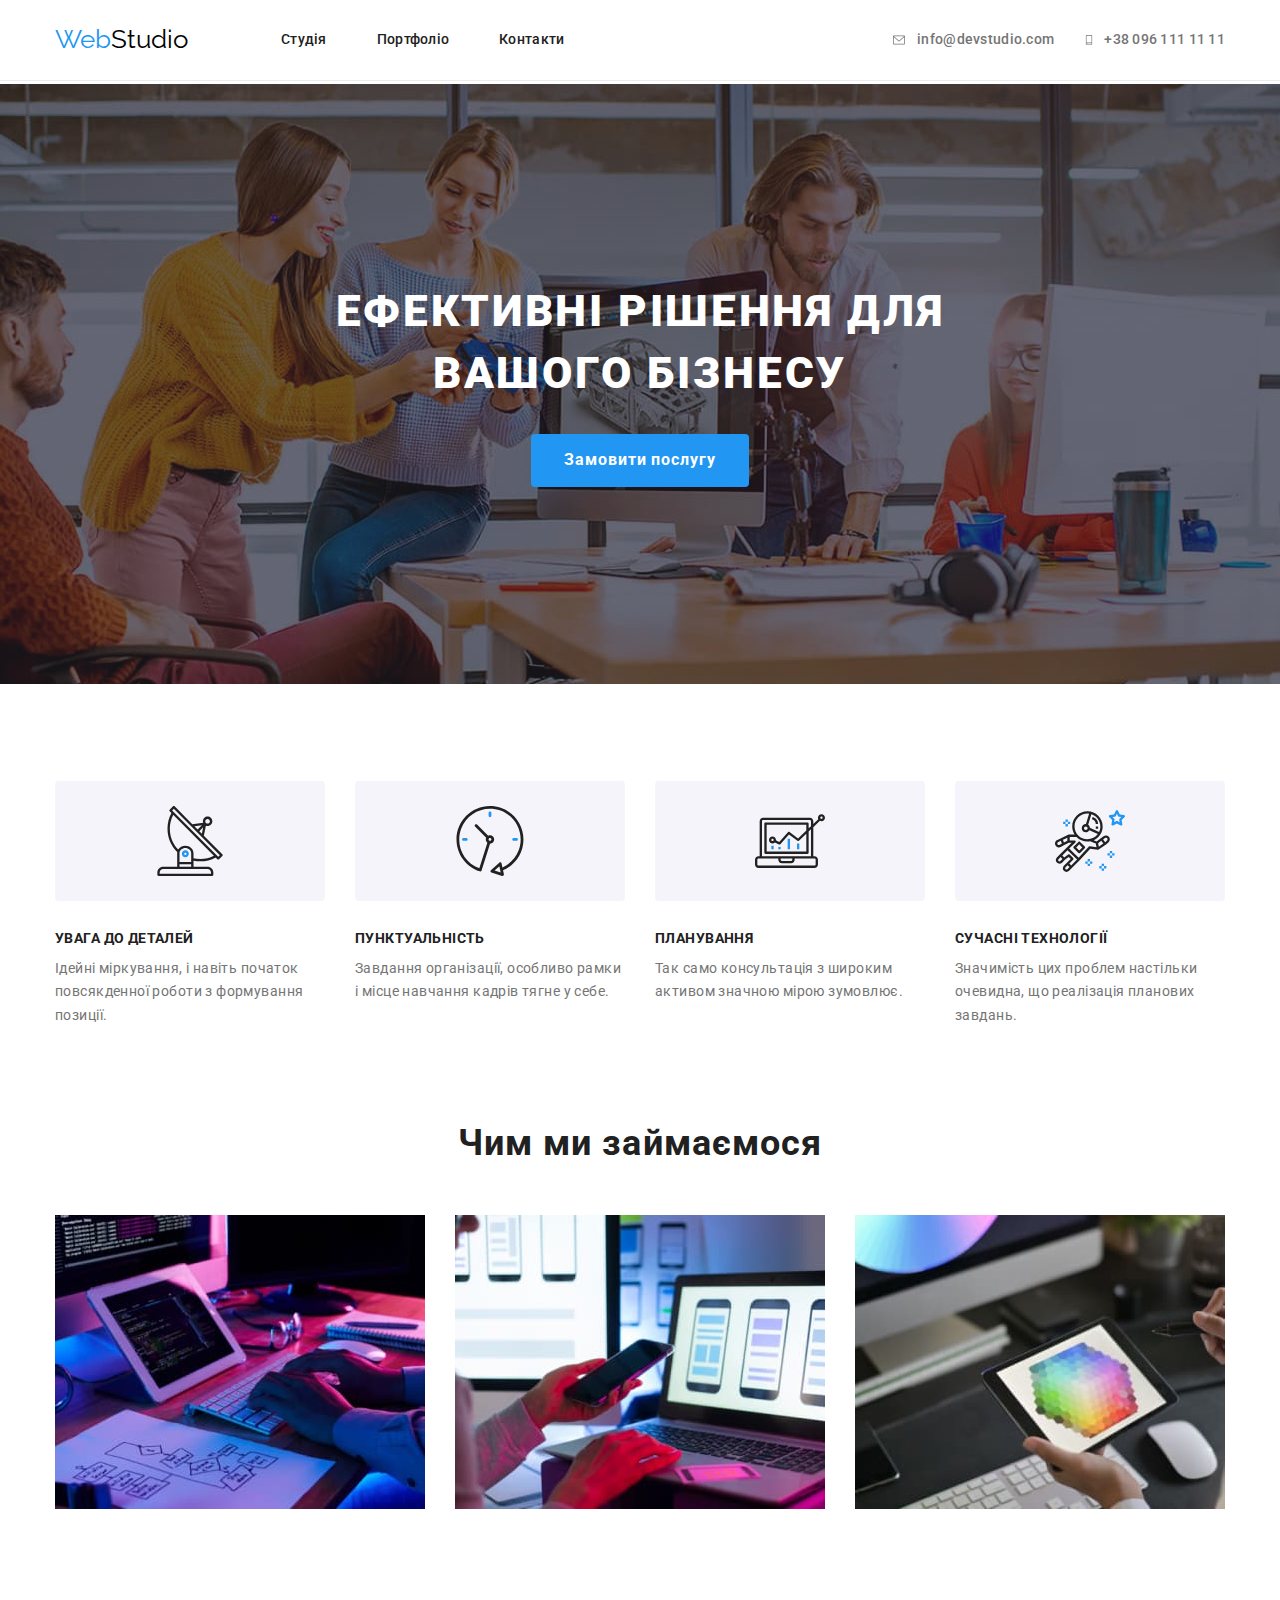
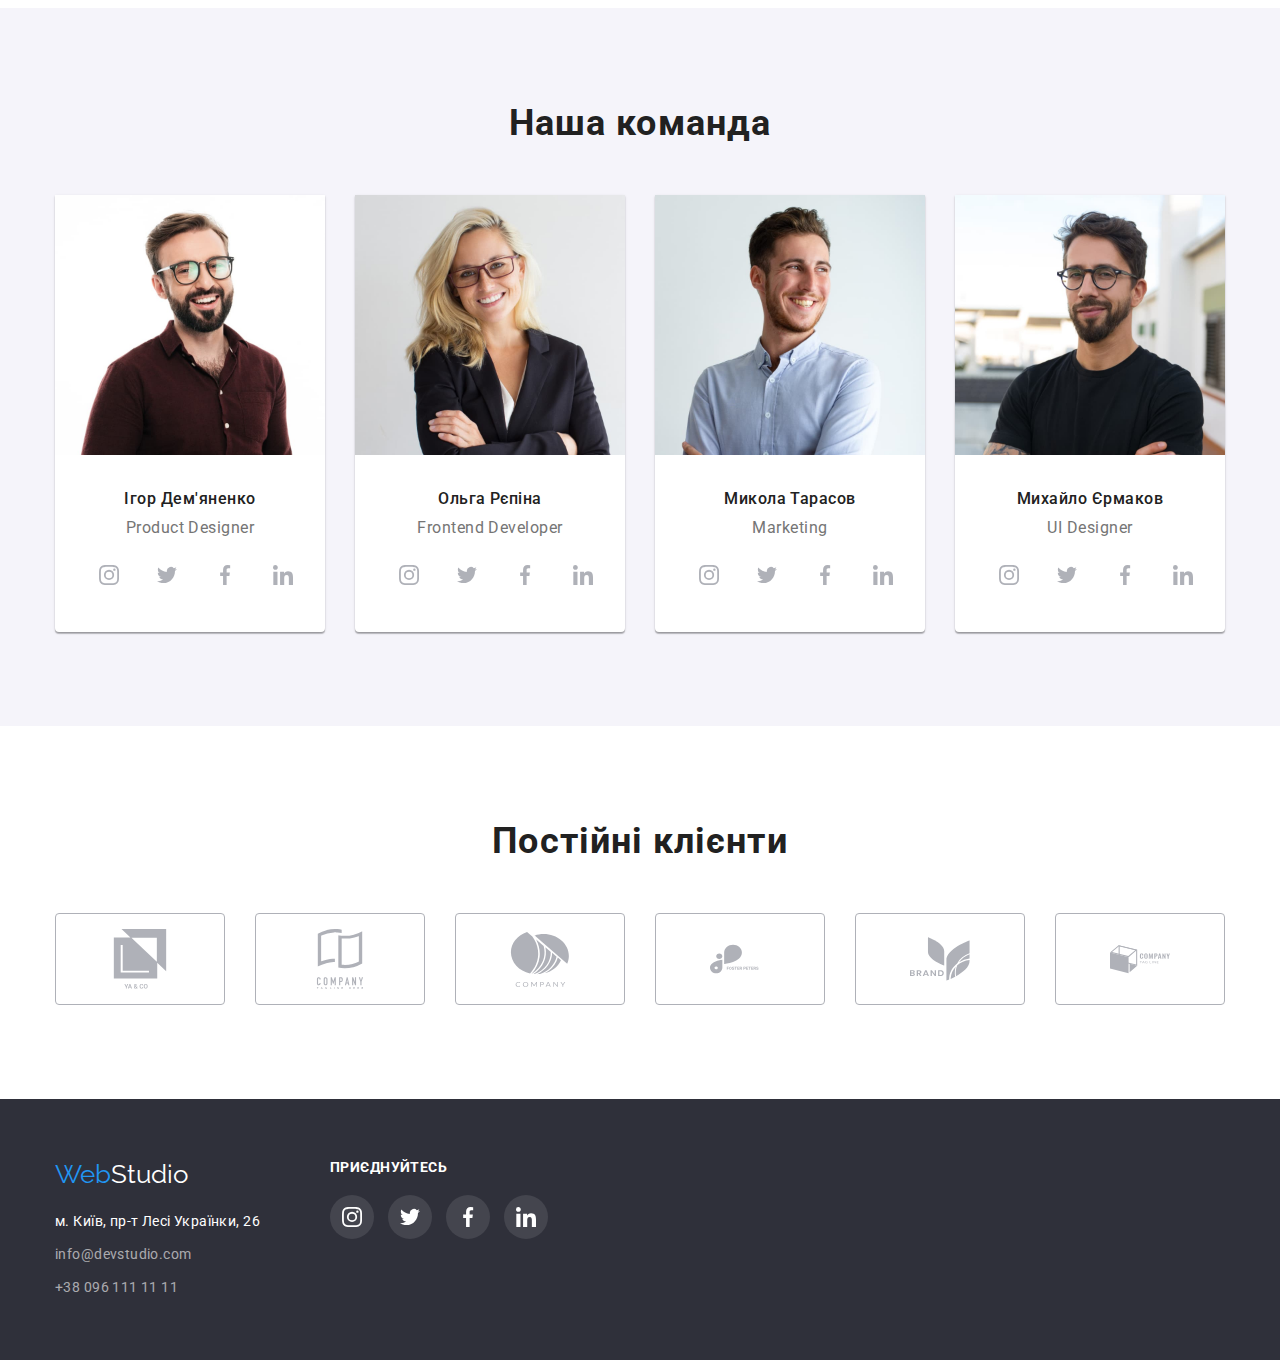
<file: index.html>
<!DOCTYPE html>
<html lang="uk">
  <head>
    <meta charset="UTF-8" />
    <meta http-equiv="X-UA-Compatible" content="IE=edge" />
    <meta name="viewport" content="width=device-width, initial-scale=1.0" />
    <title>Document</title>
    <link
      href="https://fonts.googleapis.com/css2?family=Raleway:wght@700&family=Roboto:wght@400;500;700;900&display=swap"
      rel="stylesheet"
    />
    <link
      rel="stylesheet"
      href="https://cdnjs.cloudflare.com/ajax/libs/modern-normalize/1.1.0/modern-normalize.min.css"
    />
    <link rel="stylesheet" href="./css/styles.css" />
  </head>
  <body>
    <header class="header">
      <div class="container main-nav">
        <div class="logotype">
          <a href="./index.html" class="logo-header"><span class="logo-blue">Web</span>Studio</a>
        </div>
        <nav>
          <ul class="list">
            <li class="item"><a class="link" href="./index.html">Студія</a></li>
            <li class="item"><a class="link" href="./portfolio.html">Портфоліо</a></li>
            <li class="item"><a class="link" href="">Контакти</a></li>
          </ul>
        </nav>
        <div class="mail-tel">
          <a href="mailto:info@devstudio.com" class="link-address">
            <svg width="24" height="16" class="icon-mal">
              <use href="./images/icon.svg#iconenvelope-1"></use>
            </svg>
            info@devstudio.com
          </a>
          <a href="tel:+380961111111" class="link-address">
            <svg class="icon-tel">
              <use href="./images/icon.svg#iconsmartphone-1"></use>
            </svg>
            +38 096 111 11 11
          </a>
        </div>
      </div>
    </header>
    <main>
      <section class="hero-title section">
        <div class="container">
          <h1 class="title">
            Ефективні рішення для <br />
            вашого бізнесу
          </h1>
          <button type="button" class="button">Замовити послугу</button>
        </div>
      </section>
      <section class="section">
        <div class="container">
          <ul class="hero">
            <li class="hero-item">
              <div class="icon-background">
                <svg class="icon-svg">
                  <use href="./images/icon.svg#iconantenna"></use>
                </svg>
              </div>
              <h3 class="text">Увага до деталей</h3>
              <p class="post-text">
                Ідейні міркування, і навіть початок повсякденної роботи з формування позиції.
              </p>
            </li>
            <li class="hero-item">
              <div class="icon-background">
                <svg class="icon-svg">
                  <use href="./images/icon.svg#iconclock"></use>
                </svg>
              </div>
              <h3 class="text">Пунктуальність</h3>
              <p class="post-text">
                Завдання організації, особливо рамки і місце навчання кадрів тягне у себе.
              </p>
            </li>
            <li class="hero-item">
              <div class="icon-background">
                <svg class="icon-svg">
                  <use href="./images/icon.svg#icondiagram"></use>
                </svg>
              </div>
              <h3 class="text">Планування</h3>
              <p class="post-text">
                Так само консультація з широким активом значною мірою зумовлює.
              </p>
            </li>
            <li class="hero-item">
              <div class="icon-background">
                <svg class="icon-svg">
                  <use href="./images/icon.svg#iconastronaut"></use>
                </svg>
              </div>
              <h3 class="text">Сучасні технології</h3>
              <p class="post-text">
                Значимість цих проблем настільки очевидна, що реалізація планових завдань.
              </p>
            </li>
          </ul>
        </div>
      </section>
      <section class="section no-section">
        <div class="container">
          <h2 class="post-title">Чим ми займаємося</h2>
          <ul class="photo">
            <li class="image-item">
              <img src="./images/work1.jpg" alt="робота-1" width="370" height="294" />
            </li>
            <li class="image-item">
              <img src="./images/work2.jpg" alt="робота-2" width="370" height="294" />
            </li>
            <li class="image-item">
              <img src="./images/work3.jpg" alt="робота-3" width="370" height="294" />
            </li>
          </ul>
        </div>
      </section>
      <section class="section section-bcg">
        <div class="container">
          <h2 class="post-title">Наша команда</h2>
          <ul class="employees">
            <li class="worker-list">
              <img src="./images/PD.jpg" alt="дизайнер" width="270" height="260" />
              <div class="personnel">
                <h3 class="worker">Ігор Дем'яненко</h3>
                <p class="workplace">Product Designer</p>
                <div class="social">
                  <ul>
                    <li class="icon-social">
                      <a class="icon-position" href="https://www.instagram.com/">
                        <svg class="icon-soc">
                          <use
                            href="./images/icon.svg#iconinstagram-2-1"
                            width="20"
                            height="20"
                          ></use>
                        </svg>
                      </a>
                    </li>
                    <li class="icon-social">
                      <a class="icon-position" href="">
                        <svg class="icon-soc">
                          <use
                            href="./images/icon.svg#icontwitter-1-1"
                            widht="20px"
                            height="20px"
                          ></use>
                        </svg>
                      </a>
                    </li>
                    <li class="icon-social">
                      <a class="icon-position" href="">
                        <svg class="icon-soc" width="20" height="20">
                          <use
                            href="./images/icon.svg#iconfacebook-1-1"
                            width="20px"
                            height="20px"
                          ></use>
                        </svg>
                      </a>
                    </li>
                    <li class="icon-social">
                      <a class="icon-position" href="">
                        <svg class="icon-soc">
                          <use
                            href="./images/icon.svg#iconlinkedin-1-1"
                            widht="20"
                            height="20"
                          ></use>
                        </svg>
                      </a>
                    </li>
                  </ul>
                </div>
              </div>
            </li>
            <li class="worker-list">
              <img src="./images/FD.jpg" alt="фронтенд розробник" width="270" height="260" />
              <div class="personnel">
                <h3 class="worker">Ольга Рєпіна</h3>
                <p class="workplace">Frontend Developer</p>
                <div class="social">
                  <ul>
                    <li class="icon-social">
                      <a class="icon-position" href="https://www.instagram.com/">
                        <svg class="icon-soc">
                          <use
                            href="./images/icon.svg#iconinstagram-2-1"
                            width="20"
                            height="20"
                          ></use>
                        </svg>
                      </a>
                    </li>
                    <li class="icon-social">
                      <a class="icon-position" href="">
                        <svg class="icon-soc">
                          <use
                            href="./images/icon.svg#icontwitter-1-1"
                            widht="20px"
                            height="20px"
                          ></use>
                        </svg>
                      </a>
                    </li>
                    <li class="icon-social">
                      <a class="icon-position" href="">
                        <svg class="icon-soc" width="20" height="20">
                          <use
                            href="./images/icon.svg#iconfacebook-1-1"
                            width="20px"
                            height="20px"
                          ></use>
                        </svg>
                      </a>
                    </li>
                    <li class="icon-social">
                      <a class="icon-position" href="">
                        <svg class="icon-soc">
                          <use
                            href="./images/icon.svg#iconlinkedin-1-1"
                            widht="20"
                            height="20"
                          ></use>
                        </svg>
                      </a>
                    </li>
                  </ul>
                </div>
              </div>
            </li>

            <li class="worker-list">
              <img src="./images/Marketing.jpg" alt="маркетолог" width="270" height="260" />
              <div class="personnel">
                <h3 class="worker">Микола Тарасов</h3>
                <p class="workplace">Marketing</p>
                <div class="social">
                  <ul>
                    <li class="icon-social">
                      <a class="icon-position" href="https://www.instagram.com/">
                        <svg class="icon-soc">
                          <use
                            href="./images/icon.svg#iconinstagram-2-1"
                            width="20"
                            height="20"
                          ></use>
                        </svg>
                      </a>
                    </li>
                    <li class="icon-social">
                      <a class="icon-position" href="">
                        <svg class="icon-soc">
                          <use
                            href="./images/icon.svg#icontwitter-1-1"
                            widht="20px"
                            height="20px"
                          ></use>
                        </svg>
                      </a>
                    </li>
                    <li class="icon-social">
                      <a class="icon-position" href="">
                        <svg class="icon-soc" width="20" height="20">
                          <use
                            href="./images/icon.svg#iconfacebook-1-1"
                            width="20px"
                            height="20px"
                          ></use>
                        </svg>
                      </a>
                    </li>
                    <li class="icon-social">
                      <a class="icon-position" href="">
                        <svg class="icon-soc">
                          <use
                            href="./images/icon.svg#iconlinkedin-1-1"
                            widht="20"
                            height="20"
                          ></use>
                        </svg>
                      </a>
                    </li>
                  </ul>
                </div>
              </div>
            </li>

            <li class="worker-list">
              <img src="./images/UI.jpg" alt="дизайнер інтерфейсу" width="270" height="260" />
              <div class="personnel">
                <h3 class="worker">Михайло Єрмаков</h3>
                <p class="workplace">UI Designer</p>
                <div class="social">
                  <ul>
                    <li class="icon-social">
                      <a class="icon-position" href="https://www.instagram.com/">
                        <svg class="icon-soc">
                          <use
                            href="./images/icon.svg#iconinstagram-2-1"
                            width="20"
                            height="20"
                          ></use>
                        </svg>
                      </a>
                    </li>
                    <li class="icon-social">
                      <a class="icon-position" href="">
                        <svg class="icon-soc">
                          <use
                            href="./images/icon.svg#icontwitter-1-1"
                            widht="20px"
                            height="20px"
                          ></use>
                        </svg>
                      </a>
                    </li>
                    <li class="icon-social">
                      <a class="icon-position" href="">
                        <svg class="icon-soc" width="20" height="20">
                          <use
                            href="./images/icon.svg#iconfacebook-1-1"
                            width="20px"
                            height="20px"
                          ></use>
                        </svg>
                      </a>
                    </li>
                    <li class="icon-social">
                      <a class="icon-position" href="">
                        <svg class="icon-soc">
                          <use
                            href="./images/icon.svg#iconlinkedin-1-1"
                            widht="20"
                            height="20"
                          ></use>
                        </svg>
                      </a>
                    </li>
                  </ul>
                </div>
              </div>
            </li>
          </ul>
        </div>
      </section>
      <section class="section">
        <div class="container">
          <h2 class="post-title">Постійні клієнти</h2>
          <ul>
            <li class="icon-company">
              <a class="link-company" href="">
                <svg class="icon-group">
                  <use href="./images/icon.svg#icongroup-4"></use>
                </svg>
              </a>
            </li>
            <li class="icon-company">
              <a class="link-company" href="">
                <svg class="icon-group">
                  <use href="./images/icon.svg#icongroup-1-1"></use>
                </svg>
              </a>
            </li>
            <li class="icon-company">
              <a class="link-company" href="">
                <svg class="icon-group">
                  <use href="./images/icon.svg#iconObject-2"></use>
                </svg>
              </a>
            </li>
            <li class="icon-company">
              <a class="link-company" href="">
                <svg class="icon-group">
                  <use href="./images/icon.svg#icongroup-3-1"></use>
                </svg>
              </a>
            </li>
            <li class="icon-company">
              <a class="link-company" href="">
                <svg class="icon-group">
                  <use href="./images/icon.svg#icongroup-2-1"></use>
                </svg>
              </a>
            </li>
            <li class="icon-company">
              <a class="link-company" href="">
                <svg class="icon-group">
                  <use href="./images/icon.svg#iconObject-1-1"></use>
                </svg>
              </a>
            </li>
          </ul>
        </div>
      </section>
    </main>
    <footer class="footer">
      <div class="container">
        <div class="footer-social-icons">
          <div class="footer-social">
            <div class="footer-logo">
              <a href="./index.html" class="logo-info"><span class="logo-blue">Web</span>Studio</a>
            </div>
            <address class="address">м. Київ, пр-т Лесі Українки, 26</address>
            <a href="mailto:info@devstudio.com" class="contacts">info@devstudio.com</a>
            <a href="tel:+380961111111" class="contacts">+38 096 111 11 11</a>
          </div>
          <div class="footer-social">
            <h4 class="following">Приєднуйтесь</h4>
            <div>
              <ul>
                <li class="icon-social">
                  <a class="icon-position-footer" href="https://www.instagram.com/">
                    <svg class="icon-soc-footer">
                      <use href="./images/icon.svg#iconinstagram-2-1" width="20" height="20"></use>
                    </svg>
                  </a>
                </li>
                <li class="icon-social">
                  <a class="icon-position-footer" href="">
                    <svg class="icon-soc-footer">
                      <use
                        href="./images/icon.svg#icontwitter-1-1"
                        widht="20px"
                        height="20px"
                      ></use>
                    </svg>
                  </a>
                </li>
                <li class="icon-social">
                  <a class="icon-position-footer" href="">
                    <svg class="icon-soc-footer" width="20" height="20">
                      <use
                        href="./images/icon.svg#iconfacebook-1-1"
                        width="20px"
                        height="20px"
                      ></use>
                    </svg>
                  </a>
                </li>
                <li class="icon-social">
                  <a class="icon-position-footer" href="">
                    <svg class="icon-soc-footer">
                      <use href="./images/icon.svg#iconlinkedin-1-1" widht="20" height="20"></use>
                    </svg>
                  </a>
                </li>
              </ul>
            </div>
          </div>
        </div>
      </div>
    </footer>
  </body>
</html>
</file>
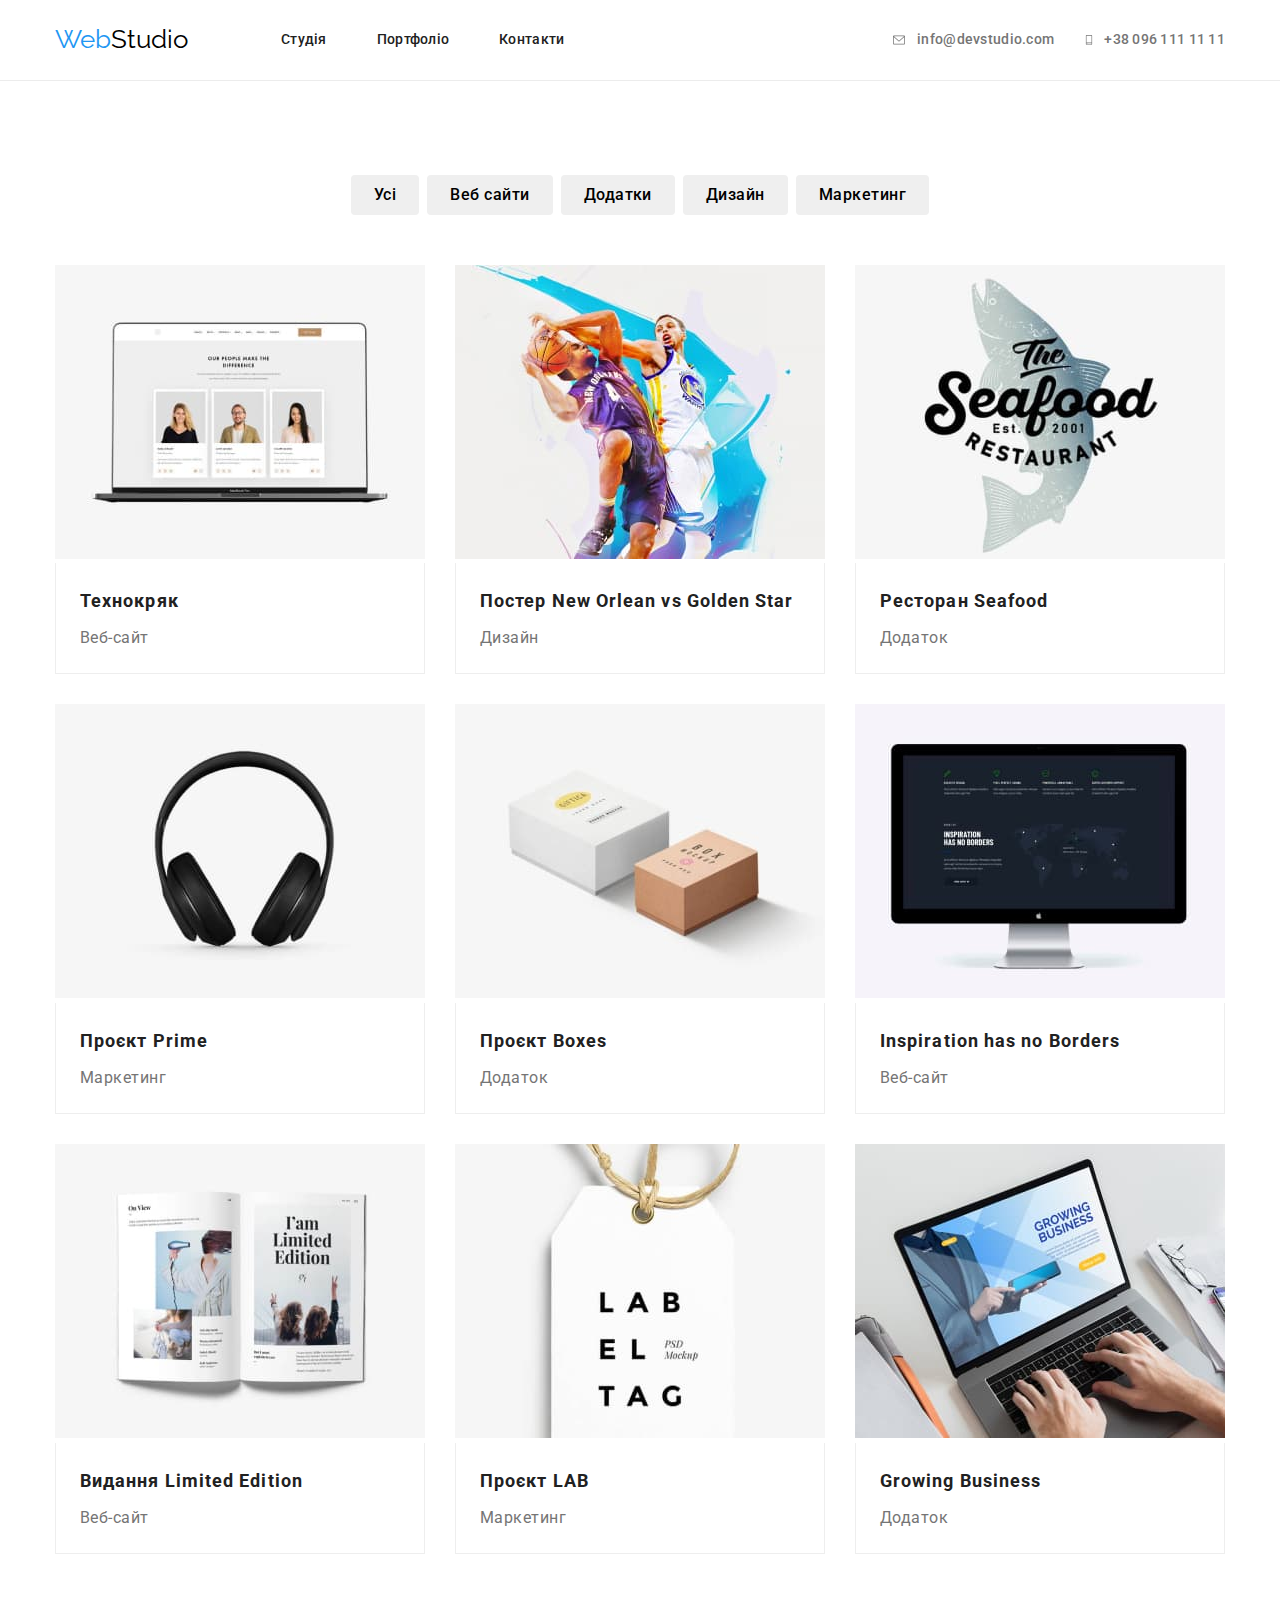
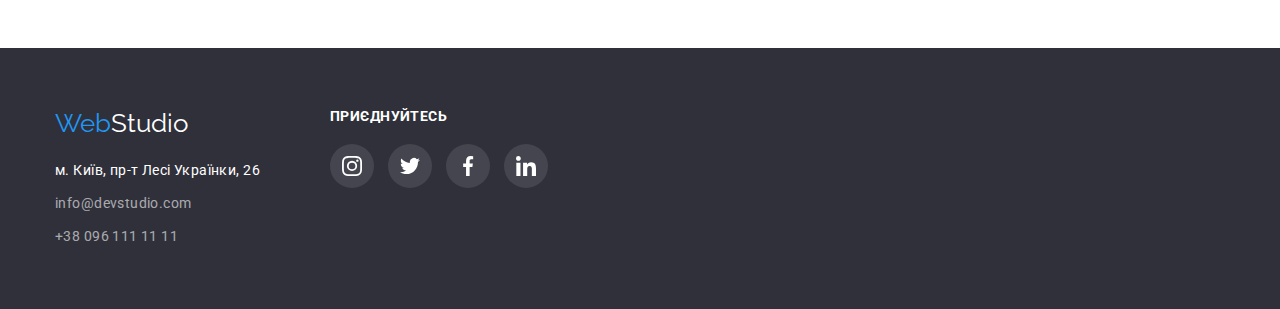
<file: portfolio.html>
<!DOCTYPE html>
<html lang="uk">
  <head>
    <meta charset="UTF-8" />
    <meta http-equiv="X-UA-Compatible" content="IE=edge" />
    <meta name="viewport" content="width=device-width, initial-scale=1.0" />
    <title>portfolio</title>
    <link
      href="https://fonts.googleapis.com/css2?family=Raleway:wght@700&family=Roboto:wght@400;500;700;900&display=swap"
      rel="stylesheet"
    />
    <link
      rel="stylesheet"
      href="https://cdnjs.cloudflare.com/ajax/libs/modern-normalize/1.1.0/modern-normalize.min.css"
    />
    <link rel="stylesheet" href="./css/styles.css" />
  </head>
  <body>
    <header class="header">
      <div class="container main-nav">
        <div class="logotype">
          <a href="./index.html" class="logo-header"><span class="logo-blue">Web</span>Studio</a>
        </div>
        <nav>
          <ul class="list">
            <li class="item"><a class="link" href="./index.html">Студія</a></li>
            <li class="item"><a class="link" href="./portfolio.html">Портфоліо</a></li>
            <li class="item"><a class="link" href="">Контакти</a></li>
          </ul>
        </nav>
        <div class="mail-tel">
          <a href="mailto:info@devstudio.com" class="link-address">
            <svg class="icon-mal">
              <use href="./images/icon.svg#iconenvelope-1"></use>
            </svg>
            info@devstudio.com
          </a>
          <a href="tel:+380961111111" class="link-address">
            <svg class="icon-tel">
              <use href="./images/icon.svg#iconsmartphone-1"></use>
            </svg>
            +38 096 111 11 11
          </a>
        </div>
      </div>
    </header>
    <main>
      <section class="section menu-nav">
        <div class="container">
          <ul class="nav-portfolio">
            <li class="nav-item"><button type="button" class="buttons">Усі</button></li>
            <li class="nav-item"><button type="button" class="buttons">Веб сайти</button></li>
            <li class="nav-item"><button type="button" class="buttons">Додатки</button></li>
            <li class="nav-item"><button type="button" class="buttons">Дизайн</button></li>
            <li class="nav-item"><button type="button" class="buttons">Маркетинг</button></li>
          </ul>
          <ul class="photo-projects">
            <li class="details">
              <img src="./images/techno.jpg" alt="технокряк" width="370" height="294" />
              <div class="frame">
                <h2 class="projects">Технокряк</h2>
                <p class="jobs">Веб-сайт</p>
              </div>
            </li>
            <li class="details">
              <img src="./images/new-orlean.jpg" alt="постер команд" width="370" height="294" />
              <div class="frame">
                <h2 class="projects">Постер New Orlean vs Golden Star</h2>
                <p class="jobs">Дизайн</p>
              </div>
            </li>
            <li class="details">
              <img src="./images/seafood.jpg" alt="ресторан" width="370" height="294" />
              <div class="frame">
                <h2 class="projects">Ресторан Seafood</h2>
                <p class="jobs">Додаток</p>
              </div>
            </li>
            <li class="details">
              <img src="./images/prime.jpg" alt="проект прайм" width="370" height="294" />
              <div class="frame">
                <h2 class="projects">Проєкт Prime</h2>
                <p class="jobs">Маркетинг</p>
              </div>
            </li>
            <li class="details">
              <img src="./images/boxes.jpg" alt="проект" width="370" height="294" />
              <div class="frame">
                <h2 class="projects">Проєкт Boxes</h2>
                <p class="jobs">Додаток</p>
              </div>
            </li>
            <li class="details">
              <img
                src="./images/inspiration.jpg"
                alt="зображення веб-сайту"
                width="370"
                height="294"
              />
              <div class="frame">
                <h2 class="projects">Inspiration has no Borders</h2>
                <p class="jobs">Веб-сайт</p>
              </div>
            </li>
            <li class="details">
              <img
                src="./images/limited-edition.jpg"
                alt="видання книги"
                width="370"
                height="294"
              />
              <div class="frame">
                <h2 class="projects">Видання Limited Edition</h2>
                <p class="jobs">Веб-сайт</p>
              </div>
            </li>
            <li class="details">
              <img src="./images/lab.jpg" alt="проект лаб" width="370" height="294" />
              <div class="frame">
                <h2 class="projects">Проєкт LAB</h2>
                <p class="jobs">Маркетинг</p>
              </div>
            </li>
            <li class="details">
              <img
                src="./images/growing-business.jpg"
                alt="зображення додатка"
                width="370"
                height="294"
              />
              <div class="frame">
                <h2 class="projects">Growing Business</h2>
                <p class="jobs">Додаток</p>
              </div>
            </li>
          </ul>
        </div>
      </section>
    </main>
    <footer class="footer">
      <div class="container">
        <div class="footer-social-icons">
          <div class="footer-social">
            <div class="footer-logo">
              <a href="./index.html" class="logo-info"><span class="logo-blue">Web</span>Studio</a>
            </div>
            <address class="address">м. Київ, пр-т Лесі Українки, 26</address>
            <a href="mailto:info@devstudio.com" class="contacts">info@devstudio.com</a>
            <a href="tel:+380961111111" class="contacts">+38 096 111 11 11</a>
          </div>
          <div class="footer-social">
            <h4 class="following">Приєднуйтесь</h4>
            <div>
              <ul>
                <li class="icon-social">
                  <a class="icon-position-footer" href="https://www.instagram.com/">
                    <svg class="icon-soc-footer">
                      <use href="./images/icon.svg#iconinstagram-2-1" width="20" height="20"></use>
                    </svg>
                  </a>
                </li>
                <li class="icon-social">
                  <a class="icon-position-footer" href="">
                    <svg class="icon-soc-footer">
                      <use
                        href="./images/icon.svg#icontwitter-1-1"
                        widht="20px"
                        height="20px"
                      ></use>
                    </svg>
                  </a>
                </li>
                <li class="icon-social">
                  <a class="icon-position-footer" href="">
                    <svg class="icon-soc-footer" width="20" height="20">
                      <use
                        href="./images/icon.svg#iconfacebook-1-1"
                        width="20px"
                        height="20px"
                      ></use>
                    </svg>
                  </a>
                </li>
                <li class="icon-social">
                  <a class="icon-position-footer" href="">
                    <svg class="icon-soc-footer">
                      <use href="./images/icon.svg#iconlinkedin-1-1" widht="20" height="20"></use>
                    </svg>
                  </a>
                </li>
              </ul>
            </div>
          </div>
        </div>
      </div>
    </footer>
  </body>
</html>
</file>
<file: css/styles.css>
:root {
  --primary-text-color: #212121;
  --title-text-color: #ffffff;
  --accent-color: #2196f3;
  --info-text: #757575;
  --bgc-color: #2f303a;
  --logo-color: #000000;
  --icon-background: #f5f4fa;
  --icon-social: #afb1b8;
}

body {
  color: var(--primary-text-color);
  background-color: var(--title-text-color);
  font-family: 'Roboto', sans-serif;
}

.container {
  width: 1200px;
  padding-right: 15px;
  padding-left: 15px;
  margin: 0 auto;

  /*outline: 1px solid blueviolet;*/
}
.section {
  padding-top: 94px;
  padding-bottom: 94px;
}
.main-nav {
  display: flex;
  align-items: center;
}

.mail-tel {
  display: flex;
  margin-left: auto;
  align-items: center;
}

.icon-mal {
  width: 16px;
  height: 12px;
  margin-right: 10px;
  fill: currentColor;
}
.icon-tel {
  width: 10px;
  height: 16px;
  margin-right: 10px;
  fill: currentColor;
}
/*Скидання стилів*/
ul {
  padding: 0;
  margin: 0;
}
h1 {
  padding: 0;
  margin: 0;
}
h2 {
  padding: 0;
  margin: 0;
}
h3 {
  padding: 0;
  margin: 0;
}
p {
  padding: 0;
  margin: 0;
}
.header {
  border-bottom: 1px solid #ececec;
}

.link {
  display: flex;
  padding-top: 32px;
  padding-bottom: 32px;

  color: var(--primary-text-color);
  text-decoration: none;
  font-weight: 500;
  font-size: 14px;
  line-height: 1.14;
  letter-spacing: 0.02em;
}
.list {
  display: inline-flex;
  padding-left: 0;

  list-style: none;
}
.list .item {
  margin-right: 50px;
}

.list .item:last-child {
  margin-right: 0;
}

.list .link:hover,
.list .link:focus {
  color: var(--accent-color);
}

.link-address {
  width: 100%;
  height: 100%;
  display: flex;

  align-items: center;
  margin-right: 30px;
  /*margin-left: 318px;*/
  padding-top: 32px;
  padding-bottom: 32px;

  color: var(--info-text);
  text-decoration: none;
  font-weight: 500;
  font-size: 14px;
  line-height: 1.14;
  letter-spacing: 0.02em;
}
.link-address:hover,
.link-address:focus {
  color: var(--accent-color);
}

.link-address:last-child {
  margin-right: 0;
  margin-left: 0;
}

.hero-title {
  padding-top: 200px;
  padding-bottom: 200px;
  text-align: center;

  background-image: linear-gradient(to right, rgba(47, 48, 58, 0.4), rgba(47, 48, 58, 0.4)),
    url(../images/background.jpg);
  background-repeat: no-repeat;
  background-size: 1600px 600px;
  background-position: center;
  /*background-image: linear-gradient(to right, rgba(47, 48, 58, 0.4), rgba(47, 48, 58, 0.4));*/
}

.title {
  /*padding-top: 200px;*/
  margin-top: 0;
  margin-bottom: 30px;

  color: var(--title-text-color);
  font-weight: 900;
  font-size: 44px;
  line-height: 1.4;
  /*text-align: center;*/
  letter-spacing: 0.06em;
  text-transform: uppercase;
}
.post-title {
  margin-top: 0;
  margin-bottom: 50px;

  font-size: 36px;
  line-height: 1.2;
  text-align: center;
  letter-spacing: 0.03em;
}
.no-section {
  padding-top: 0;
}

.photo {
  padding: 0;

  display: flex;
  list-style: none;
}

.image-item {
  margin-right: 30px;
}
.image-item:last-child {
  margin-right: 0;
}

.button {
  display: inline-block;
  padding: 10px 32px;
  min-width: 216px;
  text-align: center;
  /* margin-bottom: 200px;*/

  font-family: 'Roboto';
  background-color: var(--accent-color);
  color: var(--title-text-color);
  cursor: pointer;
  font-weight: 700;
  font-size: 16px;
  line-height: 1.9;
  letter-spacing: 0.06em;
  border-radius: 4px;
  border: 1px solid transparent;
}

.hero {
  display: flex;
  /*justify-content: space-between;*/

  list-style: none;
}

.hero-item {
  width: 270px;
  margin-right: 30px;
}
.hero-item:last-child {
  margin-right: 0;
}

/*Оформлення іконок*/
.icon-background {
  display: flex;
  justify-content: center;
  align-items: center;

  width: 270px;
  height: 120px;
  margin-bottom: 30px;
  /*text-align: center;*/

  border-radius: 4px;
  background-color: var(--icon-background);
}
.icon-svg {
  width: 70px;
  height: 70px;
  /* margin: 25px 100px;*/

  fill: currentColor;
}

.text {
  margin-bottom: 10px;

  text-transform: uppercase;
  font-size: 14px;
  line-height: 1.14;
  letter-spacing: 0.03em;
}
.post-text {
  color: var(--info-text);
  font-size: 14px;
  line-height: 1.7;
  letter-spacing: 0.03em;
}

.section-bcg {
  background-size: cover;
  background-repeat: no-repeat;
  background-position: center;
  background-color: var(--icon-background);
}

.employees {
  display: flex;
  padding: 0;
  list-style: none;
}

.personnel {
  padding-top: 30px;
  /*padding-bottom: 30px;*/
}

.worker-list {
  margin-right: 30px;

  background: var(--title-text-color);
  border-radius: 0px 0px 4px 4px;
  box-shadow: 0px 1px 3px rgba(0, 0, 0, 0.12), 0px 1px 1px rgba(0, 0, 0, 0.14),
    0px 2px 1px rgba(0, 0, 0, 0.2);
}
.worker-list:last-child {
  margin-right: 0;
}
.worker {
  /*margin-top: 30px;*/
  margin-bottom: 10px;

  font-weight: 500;
  font-size: 16px;
  line-height: 1.2;
  list-style: none;
  letter-spacing: 0.03em;
  text-align: center;
}
.workplace {
  margin-top: 0;
  /* margin-bottom: 30px;*/

  color: var(--info-text);
  font-size: 16px;
  line-height: 1.2;
  letter-spacing: 0.03em;
  text-align: center;
}

/*Іконки соцмереж*/
.social {
  margin: 16px 10px 30px 32px;
}

.icon-social {
  display: inline-flex;
  margin-right: 10px;
  /*width: 20px;
  height: 20px;*/

  text-decoration: none;
}
.icon-social:last-child {
  margin-right: 0;
}

.icon-soc {
  width: 20px;
  height: 20px;
  margin: 12px;
  fill: currentColor;
}

.icon-position {
  width: 44px;
  height: 44px;
  border-radius: 100%;
  /*background: rgba(255, 255, 255, 0.1);*/
  color: #afb1b8;

  /*background-color: #2196f3;*/
}
.icon-position:hover,
.icon-position:focus {
  background-color: #2196f3;
  color: #fff;
}
/*.icon-position:first-child {
  margin-left: 32px;
}*/

.icon-company {
  display: inline-flex;
  margin-right: 26px;

  text-decoration: none;
}
.icon-company:last-child {
  margin-right: 0;
}

.link-company {
  display: flex;
  justify-content: center;
  align-items: center;
  width: 170px;
  height: 92px;

  /*margin: auto;*/
  color: #afb1b8;
  border: 1px solid #afb1b8;
  border-radius: 4px;
}
.link-company:hover,
.link-company:focus {
  color: #2196f3;
  border: 1px solid var(--accent-color);
}
/*.link-company:last-child {
  margin-right: 0;
}*/

.icon-group {
  width: 106px;
  height: 60px;
  /*margin: 16px 32px;*/

  fill: currentColor;
}
.icon-group:hover,
.icon-group:focus {
  /*background-color: var(--accent-color);*/
  color: var(--accent-color);
}

.address {
  margin-bottom: 9px;

  color: var(--title-text-color);
  font-size: 14px;
  line-height: 1.7;
  font-style: normal;
  letter-spacing: 0.03em;
}
.address:hover,
.address:focus {
  color: var(--accent-color);
}

.contacts {
  display: block;
  margin-bottom: 9px;

  color: rgba(255, 255, 255, 0.6);
  font-size: 14px;
  line-height: 1.7;
  text-decoration: none;
  letter-spacing: 0.03em;
}
.contacts:last-child {
  margin-bottom: 0;
}
.contacts:hover,
.contacts:focus {
  color: var(--accent-color);
}

.logotype {
  margin-right: 93px;
}

.logo-info {
  /* margin-bottom: 20px;*/

  font-family: 'Raleway';
  color: var(--title-text-color);
  font-size: 26px;
  line-height: 1.2;
  text-decoration: none;
}
.logo-info .logo-blue {
  color: var(--accent-color);
}
.footer-logo {
  /*margin-top: 60px;*/
  margin-bottom: 20px;
}
.footer {
  padding-top: 60px;
  padding-bottom: 60px;

  background-color: var(--bgc-color);
}

.following {
  position: relative;
  margin: 0;
  margin-bottom: 20px;

  text-transform: uppercase;
  font-size: 14px;
  line-height: 16px;
  letter-spacing: 0.03em;
  text-transform: uppercase;
  color: var(--title-text-color);
}

.footer-social-icons {
  display: inline-flex;
}
.footer-social {
  /*display: inline-block;*/
  margin-right: 70px;
}
.footer-social:last-child {
  margin-right: 0;
}
.icon-position-footer {
  width: 44px;
  height: 44px;
  border-radius: 100%;

  background: rgba(255, 255, 255, 0.1);
  color: #afb1b8;

  /*background-color: #2196f3;*/
}
.icon-position-footer:hover,
.icon-position-footer:focus {
  background-color: var(--accent-color);
}
.icon-soc-footer {
  width: 20px;
  height: 20px;
  margin: 12px;
  fill: var(--title-text-color);
}

/*portfolio*/

.logo-header {
  font-family: 'Raleway';
  color: var(--logo-color);
  font-size: 26px;
  line-height: 1.2;
  text-decoration: none;
}
.logo-header .logo-blue {
  color: var(--accent-color);
}
.nav-portfolio {
  padding-left: 0;
  margin-top: 0;
  margin-bottom: 50px;

  list-style: none;
  display: inline-flex;
}

.nav-item {
  margin-right: 8px;
}

.menu-nav {
  text-align: center;
}

.buttons {
  display: inline-block;
  padding: 6px 22px;
  border: 1px solid transparent;

  font-family: 'Roboto';
  font-weight: 500;
  font-size: 16px;
  line-height: 1.6;
  cursor: pointer;
  letter-spacing: 0.03em;
  border-radius: 4px;
}
.nav-item:last-child {
  margin-right: 0;
}

.buttons:hover,
.buttons:focus {
  background-color: var(--accent-color);
  color: var(--title-text-color);
  box-shadow: 0px 3px 1px rgba(0, 0, 0, 0.1), 0px 1px 2px rgba(0, 0, 0, 0.08),
    0px 2px 2px rgba(0, 0, 0, 0.12);
}

.photo-projects {
  display: flex;
  flex-wrap: wrap;
  gap: 30px;
  padding: 0;
  margin: 0;
  list-style: none;
}
.photo-projects:nth-last-child(3n) {
  margin-right: 0;
}

.details {
  text-align: left;
  /*border-bottom: 1px solid #eeeeee;*/
}

.projects {
  margin-bottom: 4px;

  font-size: 18px;
  line-height: 2;
  letter-spacing: 0.06em;
}
.jobs {
  /* margin: 0 24px 20px;*/

  color: var(--info-text);
  font-size: 16px;
  line-height: 1.9;
  letter-spacing: 0.03em;
}
.frame {
  padding: 20px 24px;
  border-right: 1px solid #eeeeee;
  border-bottom: 1px solid #eeeeee;
  border-left: 1px solid #eeeeee;
}
.details:hover {
  box-shadow: 0px 1px 1px rgba(0, 0, 0, 0.12), 0px 4px 4px rgba(0, 0, 0, 0.06),
    1px 4px 6px rgba(0, 0, 0, 0.16);
}
</file>
